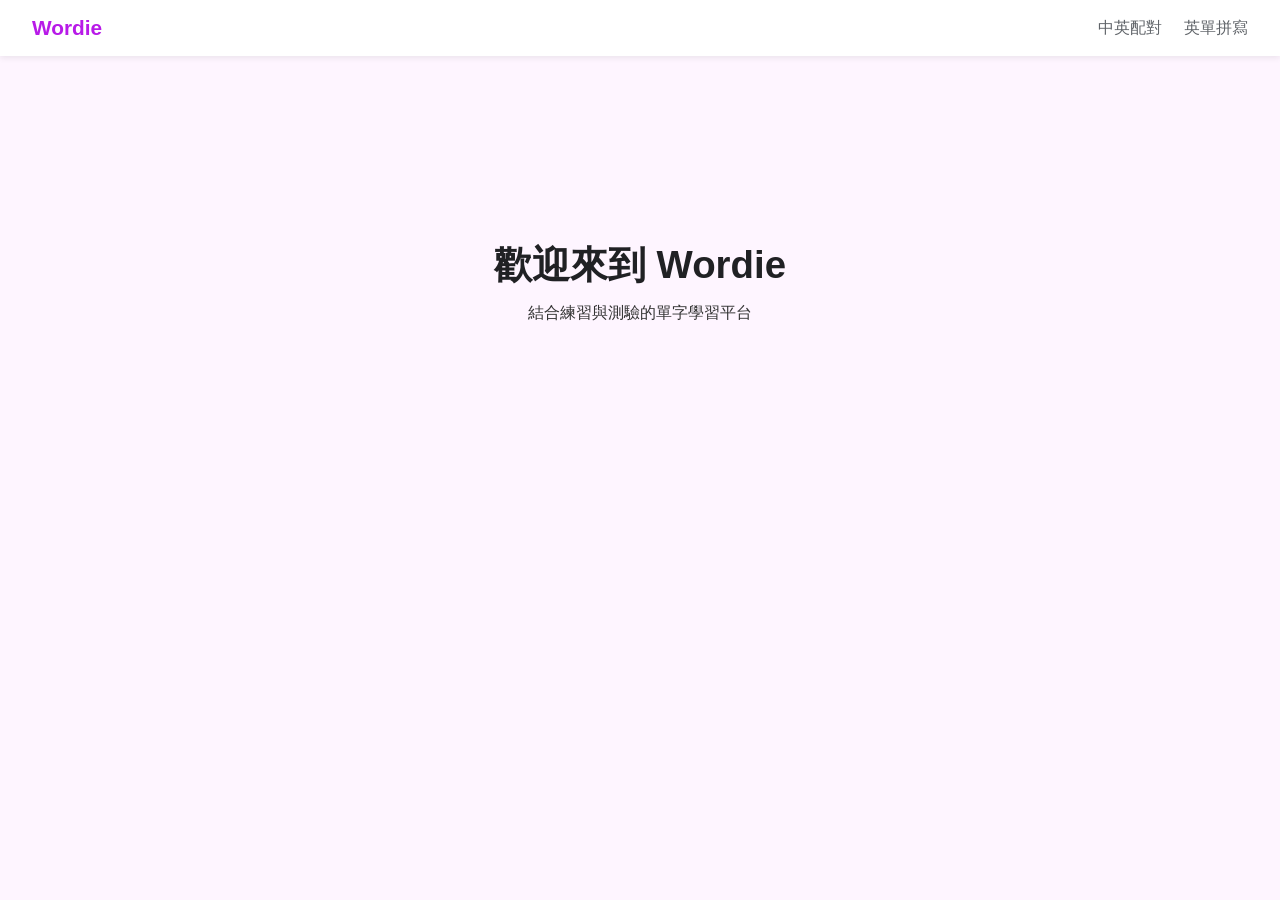
<file: index.html>
<!DOCTYPE html>
<html lang="zh-Hant">
<head>
  <meta charset="UTF-8" />
  <meta name="viewport" content="width=device-width, initial-scale=1.0" />
  <title>Wordie</title>
  <link rel="stylesheet" href="styles.css" />
</head>
<body>
  <header class="topbar">
    <a class="brand" href="index.html">Wordie</a>
    <nav class="nav-links">
      <a href="match.html">中英配對</a>
      <a href="spell.html">英單拼寫</a>
    </nav>
  </header>

  <main class="hero">
    <h1>歡迎來到 Wordie</h1>
    <p class="subtitle">結合練習與測驗的單字學習平台</p>
  </main>
</body>
</html>
</file>
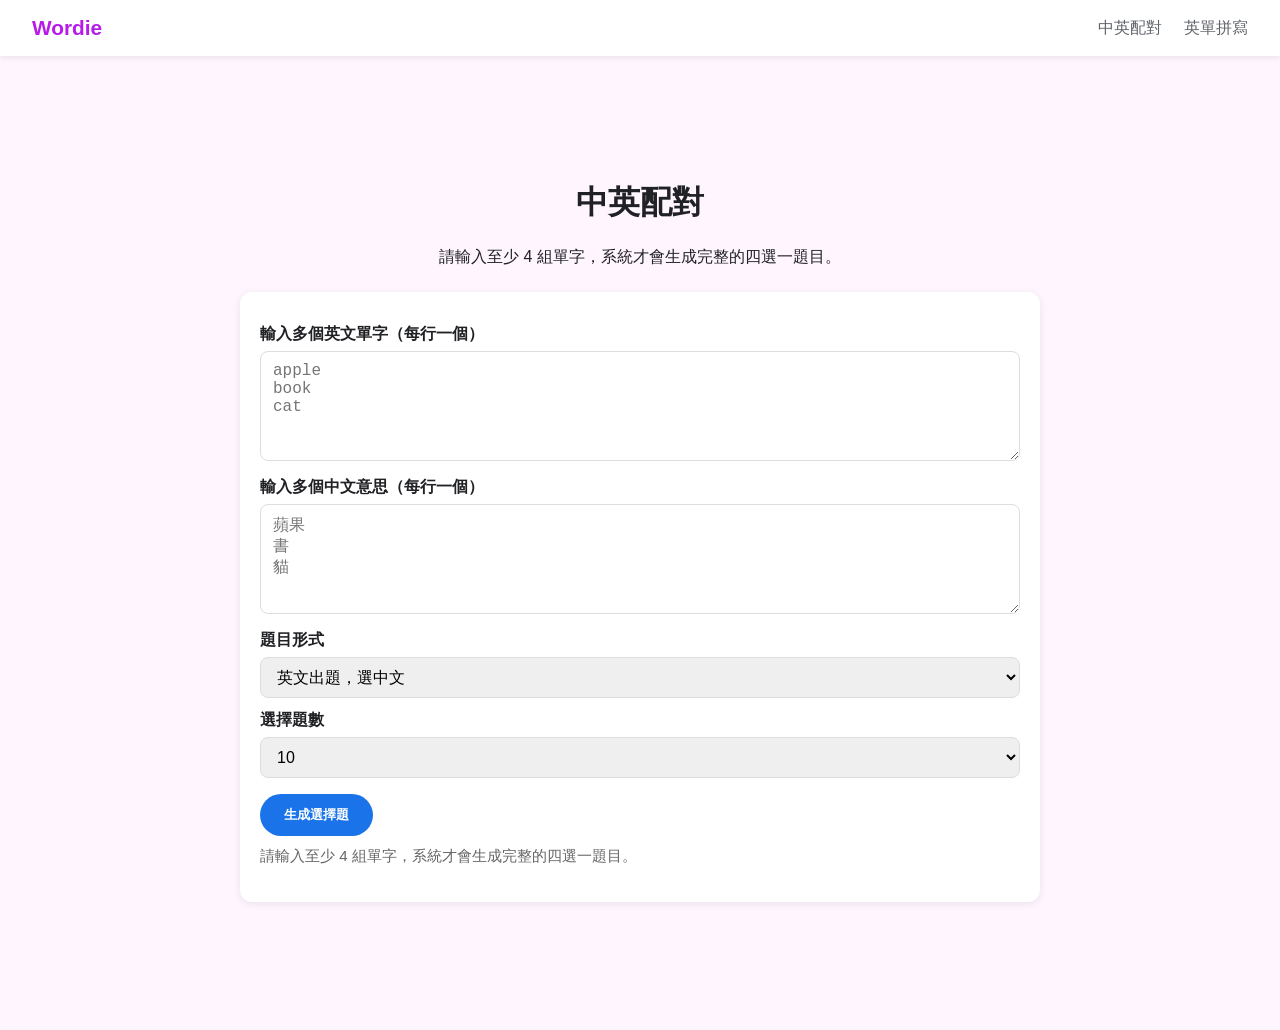
<file: match.html>
<!DOCTYPE html>
<html lang="zh-Hant">
<head>
  <meta charset="UTF-8" />
  <meta name="viewport" content="width=device-width, initial-scale=1.0" />
  <title>Wordie - 中英配對</title>
  <link rel="stylesheet" href="styles.css" />
</head>
<body>
  <header class="topbar">
    <a class="brand" href="index.html">Wordie</a>
    <nav class="nav-links">
      <a href="match.html">中英配對</a>
      <a href="spell.html">英單拼寫</a>
    </nav>
  </header>

  <main class="page">
    <div id="setupView">
      <h1>中英配對</h1>
      <p>請輸入至少 4 組單字，系統才會生成完整的四選一題目。</p>

      <div class="card form-card">
        <label class="field-label" for="englishInput">輸入多個英文單字（每行一個）</label>
        <textarea id="englishInput" class="input-box textarea-box" placeholder="apple&#10;book&#10;cat"></textarea>

        <label class="field-label" for="chineseInput">輸入多個中文意思（每行一個）</label>
        <textarea id="chineseInput" class="input-box textarea-box" placeholder="蘋果&#10;書&#10;貓"></textarea>

        <label class="field-label" for="modeSelect">題目形式</label>
        <select id="modeSelect" class="input-box">
          <option value="en2zh">英文出題，選中文</option>
          <option value="zh2en">中文出題，選英文</option>
        </select>

        <label class="field-label" for="questionCount">選擇題數</label>
        <select id="questionCount" class="input-box">
          <option value="10">10</option>
          <option value="20">20</option>
          <option value="30">30</option>
          <option value="all">全部</option>
        </select>

        <div class="button-row">
          <button id="generateBtn" class="btn">生成選擇題</button>
        </div>

        <p id="pairMessage" class="hint-text">請輸入至少 4 組單字，系統才會生成完整的四選一題目。</p>
      </div>
    </div>

    <div id="quizArea" class="card quiz-card" hidden>
      <h3 id="quizTitle">配對題</h3>
      <p id="questionText" class="question-text"></p>
      <div id="options" class="options"></div>
      <p id="feedback" class="feedback"></p>
      <div class="button-row">
        <button id="exitBtn" class="btn">離開測驗</button>
      </div>
    </div>
  </main>

  <script>
    const englishInput = document.getElementById('englishInput');
    const chineseInput = document.getElementById('chineseInput');
    const modeSelect = document.getElementById('modeSelect');
    const questionCount = document.getElementById('questionCount');
    const generateBtn = document.getElementById('generateBtn');
    const setupView = document.getElementById('setupView');
    const pairMessage = document.getElementById('pairMessage');
    const quizArea = document.getElementById('quizArea');
    const quizTitle = document.getElementById('quizTitle');
    const questionText = document.getElementById('questionText');
    const options = document.getElementById('options');
    const feedback = document.getElementById('feedback');
    const exitBtn = document.getElementById('exitBtn');

    let wordPairs = [];
    let questionQueue = [];
    let currentIndex = 0;
    let currentQuestion = null;

    function shuffle(array) {
      const copy = [...array];
      for (let i = copy.length - 1; i > 0; i--) {
        const j = Math.floor(Math.random() * (i + 1));
        [copy[i], copy[j]] = [copy[j], copy[i]];
      }
      return copy;
    }

    function parsePairs() {
      const english = englishInput.value.split(/\n+/).map(item => item.trim()).filter(Boolean);
      const chinese = chineseInput.value.split(/\n+/).map(item => item.trim()).filter(Boolean);

      if (english.length === 0 || chinese.length === 0) {
        pairMessage.textContent = '請至少輸入英文與中文各一行。';
        return null;
      }

      if (english.length !== chinese.length) {
        pairMessage.textContent = '英文與中文的行數需相同，請確認後再生成。';
        return null;
      }

      if (english.length < 4) {
        pairMessage.textContent = '請輸入至少 4 組單字，才能生成完整的四選一題目。';
        return null;
      }

      return english.map((word, index) => ({ english: word, chinese: chinese[index] }));
    }

    function startQuiz() {
      const pairs = parsePairs();
      if (!pairs) {
        quizArea.hidden = true;
        return;
      }

      wordPairs = pairs;
      const totalCount = questionCount.value === 'all' ? pairs.length : parseInt(questionCount.value, 10);
      const selectedPairs = shuffle([...pairs]).slice(0, Math.min(totalCount, pairs.length));
      questionQueue = selectedPairs;
      currentIndex = 0;
      setupView.hidden = true;
      quizArea.hidden = false;
      pairMessage.textContent = `已隨機抽取 ${selectedPairs.length} 題，開始練習吧！`;
      showNextQuestion();
    }

    function showNextQuestion() {
      if (currentIndex >= questionQueue.length) {
        const totalQuestions = questionQueue.length;
        const score = parseInt(localStorage.getItem('wordieScore') || '0', 10);
        const displayCount = questionCount.value === 'all' ? totalQuestions : questionCount.value;
        questionText.textContent = `練習結束！你的分數是 ${score}/${displayCount}`;
        options.innerHTML = '';
        feedback.textContent = '';
        quizArea.hidden = false;
        return;
      }

      const item = questionQueue[currentIndex];
      currentQuestion = item;
      const isEnToZh = modeSelect.value === 'en2zh';
      const prompt = isEnToZh ? item.english : item.chinese;
      const correctAnswer = isEnToZh ? item.chinese : item.english;

      const otherPairs = wordPairs.filter(pair => (isEnToZh ? pair.chinese : pair.english) !== correctAnswer);
      const choicePool = [correctAnswer];

      while (choicePool.length < 4) {
        const candidate = otherPairs[Math.floor(Math.random() * otherPairs.length)];
        const value = isEnToZh ? candidate.chinese : candidate.english;
        if (!choicePool.includes(value)) {
          choicePool.push(value);
        }
      }

      const finalChoices = shuffle(choicePool);
      questionText.textContent = isEnToZh
        ? `請選出英文「${prompt}」對應的中文：`
        : `請選出中文「${prompt}」對應的英文：`;
      quizTitle.textContent = '配對題';
      options.innerHTML = finalChoices.map(choice => `<button class="option-btn" data-choice="${choice}">${choice}</button>`).join('');
      feedback.textContent = '';
      feedback.className = 'feedback';
      quizArea.hidden = false;

      document.querySelectorAll('.option-btn').forEach(btn => {
        btn.addEventListener('click', () => handleChoice(btn.dataset.choice, correctAnswer));
      });
    }

    function handleChoice(choice, correctAnswer) {
      const isCorrect = choice === correctAnswer;
      feedback.textContent = isCorrect ? '答對！' : `答錯，正確答案是 ${correctAnswer}`;
      feedback.className = `feedback ${isCorrect ? 'correct' : 'wrong'}`;

      if (isCorrect) {
        const currentScore = parseInt(localStorage.getItem('wordieScore') || '0', 10);
        localStorage.setItem('wordieScore', currentScore + 1);
      }

      document.querySelectorAll('.option-btn').forEach(btn => {
        btn.disabled = true;
        if (btn.dataset.choice === correctAnswer) {
          btn.classList.add('correct-option');
        } else if (btn.dataset.choice === choice && !isCorrect) {
          btn.classList.add('wrong-option');
        }
      });

      if (isCorrect) {
        setTimeout(() => {
          currentIndex += 1;
          showNextQuestion();
        }, 500);
      } else {
        setTimeout(() => {
          currentIndex += 1;
          showNextQuestion();
        }, 2000);
      }
    }

    generateBtn.addEventListener('click', () => {
      localStorage.setItem('wordieScore', '0');
      startQuiz();
    });
    function resetToSetup() {
      setupView.hidden = false;
      quizArea.hidden = true;
      feedback.textContent = '';
      options.innerHTML = '';
      questionText.textContent = '';
      quizTitle.textContent = '配對題';
      pairMessage.textContent = '請輸入至少 4 組單字，系統才會生成完整的四選一題目。';
    }

    exitBtn.addEventListener('click', resetToSetup);
  </script>
</body>
</html>
</file>
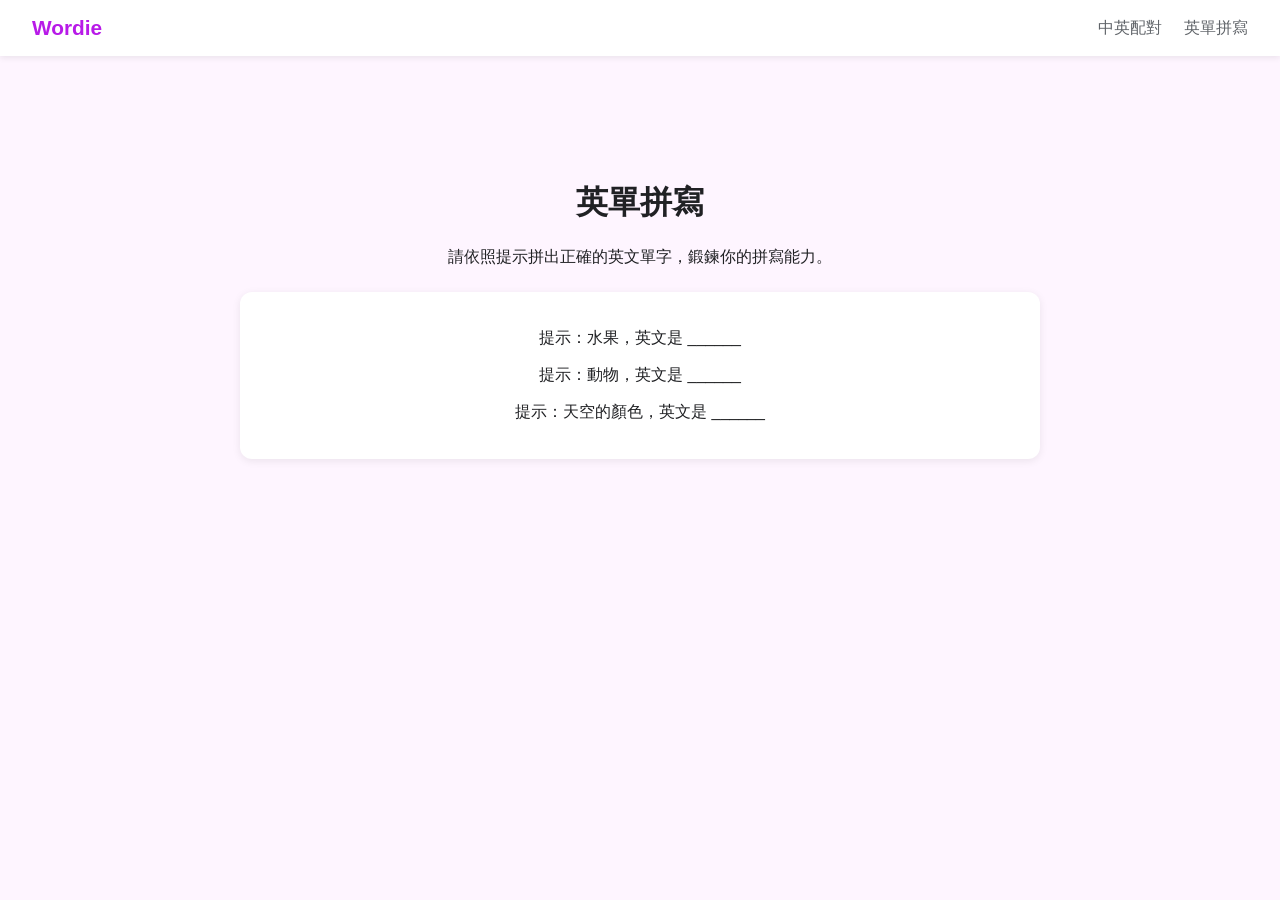
<file: spell.html>
<!DOCTYPE html>
<html lang="zh-Hant">
<head>
  <meta charset="UTF-8" />
  <meta name="viewport" content="width=device-width, initial-scale=1.0" />
  <title>Wordie - 英單拼寫</title>
  <link rel="stylesheet" href="styles.css" />
</head>
<body>
  <header class="topbar">
    <a class="brand" href="index.html">Wordie</a>
    <nav class="nav-links">
      <a href="match.html">中英配對</a>
      <a href="spell.html">英單拼寫</a>
    </nav>
  </header>

  <main class="page">
    <h1>英單拼寫</h1>
    <p>請依照提示拼出正確的英文單字，鍛鍊你的拼寫能力。</p>
    <div class="card">
      <p>提示：水果，英文是 ______</p>
      <p>提示：動物，英文是 ______</p>
      <p>提示：天空的顏色，英文是 ______</p>
    </div>
  </main>
</body>
</html>
</file>
<file: styles.css>
body {
  margin: 0;
  font-family: Arial, sans-serif;
  background: linear-gradient(135deg, #fef5ff, #fef5ff);
  color: #202124;
}

.topbar {
  display: flex;
  justify-content: space-between;
  align-items: center;
  padding: 16px 32px;
  background: white;
  box-shadow: 0 2px 6px rgba(0,0,0,0.08);
}

.brand {
  font-size: 1.3rem;
  font-weight: bold;
  color: #b81ae8;
  text-decoration: none;
}

.nav-links a {
  margin-left: 18px;
  text-decoration: none;
  color: #5f6368;
  font-weight: 500;
}

.nav-links a:hover {
  color: #b81ae8;
}

.hero, .page {
  max-width: 800px;
  margin: 80px auto;
  text-align: center;
  padding: 24px;
}

.hero h1 {
  font-size: 2.4rem;
  font-weight: 700;
  margin-top: 80px;
  margin-bottom: 12px;
}

.subtitle {
  font-size: 1rem;
  color: #333;
  margin: 0;
}

.btn {
  display: inline-block;
  padding: 12px 24px;
  background: #1a73e8;
  color: white;
  text-decoration: none;
  border-radius: 999px;
  font-weight: bold;
  border: none;
  cursor: pointer;
}

.btn:hover {
  background: #1558b0;
}

.secondary {
  margin-top: 20px;
  background: #34a853;
}

.secondary:hover {
  background: #2e8b3f;
}

.card {
  background: white;
  padding: 20px;
  border-radius: 12px;
  box-shadow: 0 2px 8px rgba(0,0,0,0.08);
  margin: 24px 0;
}

.form-card {
  text-align: left;
}

.field-label {
  display: block;
  margin: 12px 0 6px;
  font-weight: bold;
}

.input-box {
  width: 100%;
  box-sizing: border-box;
  padding: 10px 12px;
  border: 1px solid #ddd;
  border-radius: 8px;
  font-size: 1rem;
}

.textarea-box {
  min-height: 110px;
  resize: vertical;
}

.input-box:focus {
  outline: none;
  border-color: #b81ae8;
  box-shadow: 0 0 0 2px rgba(184, 26, 232, 0.15);
}

.button-row {
  margin-top: 16px;
}

.hint-text {
  margin-top: 10px;
  color: #666;
  font-size: 0.95rem;
}

.quiz-card {
  text-align: left;
}

.question-text {
  font-size: 1.1rem;
  font-weight: bold;
  margin-bottom: 14px;
}

.options {
  display: grid;
  gap: 10px;
}

.option-btn {
  padding: 10px 12px;
  border: 1px solid #ddd;
  border-radius: 8px;
  background: #f9f9f9;
  cursor: pointer;
  text-align: left;
}

.option-btn:hover {
  border-color: #b81ae8;
}

.option-btn:disabled {
  cursor: default;
}

.correct-option {
  background: #e8f5e9;
  border-color: #34a853;
}

.wrong-option {
  background: #ffebee;
  border-color: #e53935;
}

.feedback {
  margin-top: 12px;
  font-weight: bold;
}

.feedback.correct {
  color: #2e7d32;
}

.feedback.wrong {
  color: #c62828;
}
</file>
